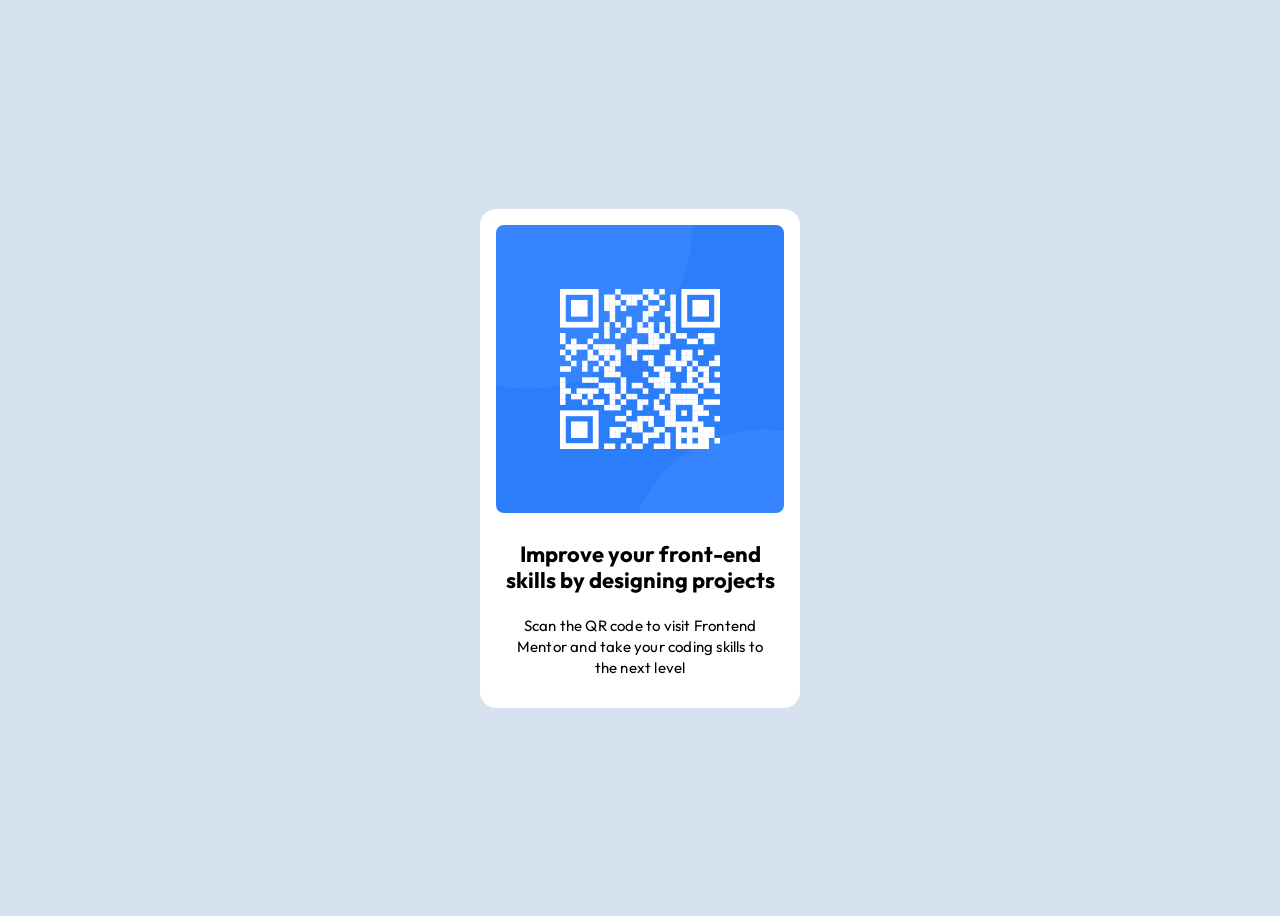
<file: index.html>
<!DOCTYPE html>
<html lang="en">

<head>
  <meta charset="UTF-8">
  <meta name="viewport" content="width=device-width, initial-scale=1.0">
  <title>Document</title>
  <link rel="stylesheet" href="styles.css">
  <link rel="preconnect" href="https://fonts.googleapis.com">
  <link rel="preconnect" href="https://fonts.gstatic.com" crossorigin>
  <link href="https://fonts.googleapis.com/css2?family=Outfit:wght@100..900&display=swap" rel="stylesheet">
</head>

<body>
  <div class="frame">
    <img class="qrcode" src="./image-qr-code.png" alt="A QR code to Frontend Mentor." />
    <p class="title">
      Improve your front-end skills by designing projects
    </p>
    <p class="description">
      Scan the QR code to visit Frontend Mentor and take your coding skills to the next level
    </p>
  </div>
</body>

</html>
</file>
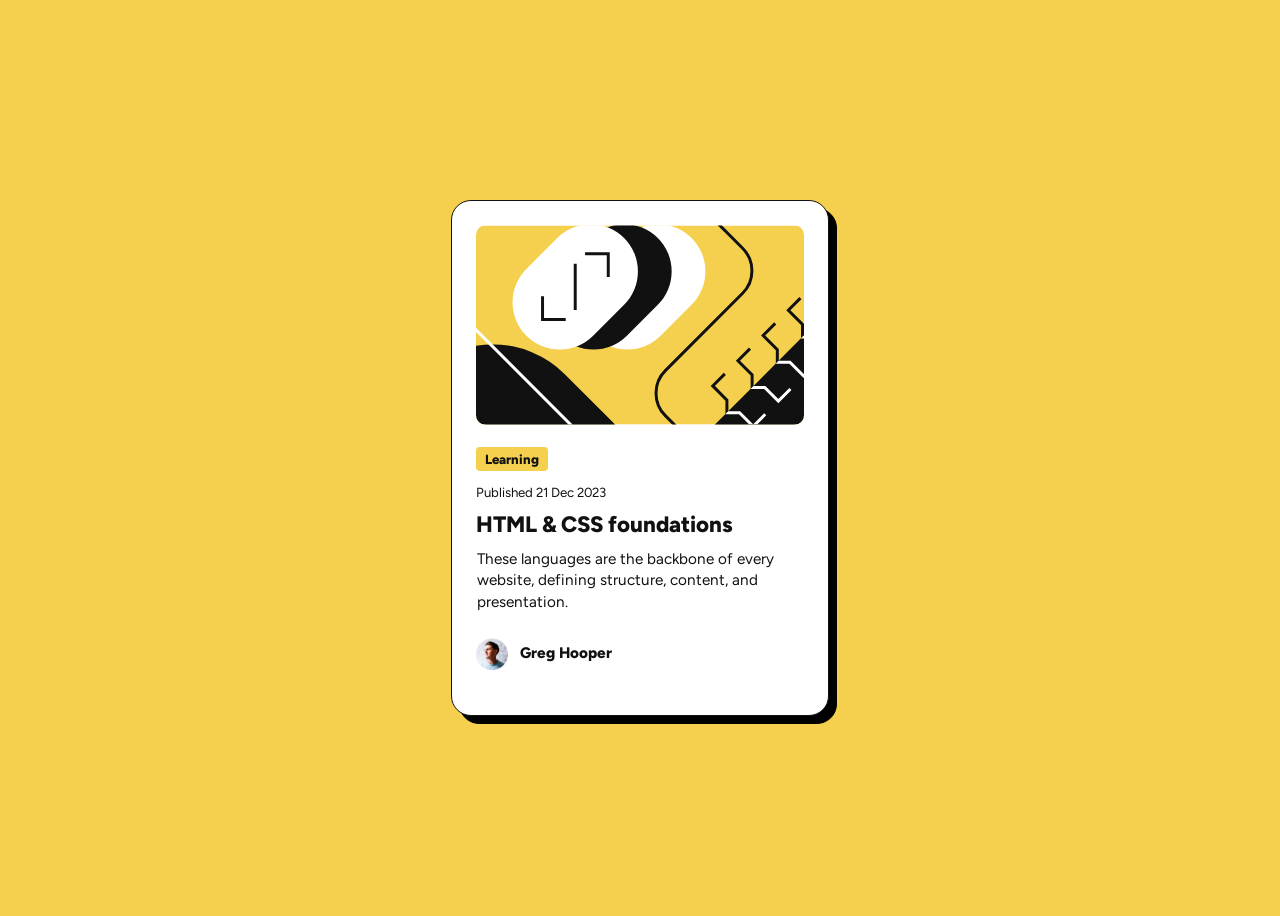
<file: SecondChallenge/index.html>
<!DOCTYPE html>
<html lang="en">

<head>
  <meta charset="UTF-8">
  <meta name="viewport" content="width=device-width, initial-scale=1.0">
  <title>Lab 3.2</title>
  <link rel="stylesheet" href="styles.css">
  <link rel="preconnect" href="https://fonts.googleapis.com">
  <link rel="preconnect" href="https://fonts.gstatic.com" crossorigin>
  <link href="https://fonts.googleapis.com/css2?family=Figtree:ital,wght@0,300..900;1,300..900&display=swap"
    rel="stylesheet">
</head>

<body>
  <div class="frame">
    <div class="imagecontainer">
      <img src="./illustration-article.svg" alt="Abstract art.">
    </div>
    <div class="textcontainer">
      <div class="tccategory">
        <span>
          Learning
        </span>
      </div>
      <div class="tcpublishdate">
        Published 21 Dec 2023
      </div>
      <div class="tctitle">
        HTML & CSS foundations
      </div>
      <div class="tcbody">
        <p>
          These languages are the backbone of every
        </p>
        <p>
          website, defining structure, content, and
        </p>
        <p>
          presentation.
        </p>
      </div>
    </div>
    <div class="profilecontainer">
      <img src="image-avatar.webp" alt="Greg Hooper.">
      <span>Greg Hooper</span>
    </div>
  </div>
</body>

</html>

<!-- 
336 194 textbox
learning
text preset 3 bold; figtree extra bold 14px, 150% line height, 0px letter spacing
published
text preset 3;figtree medium 14px, 150% line height, 0px letter spacing
html&css
text preset 1; figtree extra bold 24px, 150% line height, 0px letter spacing
these
text preset 2; figtree medium 16px, 150% line height, 0px letter spacing

279 193 textbox
learning
Figtree extra bold 12px line height 150% letter spacing 0%
published
figtree medium 12px line height 150% letter spacing 0%
html&css
figtree extra bold 20px 150% line height letter spacing 0%
these
figtree medium 14px 150% line height letter spacing 0%
    </div> -->
</file>
<file: styles.css>
body {
  display: flex;
  justify-content: center;
  align-items: center;
  background-color: #D5E1EF;
  height: 100vh;
}

.frame {
  width: 320px;
  height: 499px;
  background-color: white;
  border-radius: 1rem;
  text-align: center;
}

.qrcode {
  margin-top: 16px;
  width: 288px;
  height: 288px;
  border-radius: 8px;
}

.title {
  margin-top: 24px;
  margin-left: 20px;
  font-family:'Outfit', sans-serif;
  font-size: 22px;
  font-weight: 700;
  width: 280px;
  height: 52px;
  line-height: 120%;
  letter-spacing: 0px;
}

.description {
  margin-top: 16px;
  margin-left: 32px;
  font-family:'Outfit', sans-serif;
  font-size: 15px;
  font-weight: 400;
  width: 256px;
  height: 63px;
  line-height: 140%;
  letter-spacing: 0.2px;
}
</file>
<file: SecondChallenge/styles.css>
body {
  display: flex;
  justify-content: center;
  align-items: center;
  height: 100vh;
  background-color: hsla(47, 88%, 63%, 1)
}

img {
  border-radius: 10px;
}

.frame {
  background-color: white;
  width: calc(5.35211268vw + 306.9295774px);
  height: calc(14.189189191vh + 385.78378378px);
  filter: drop-shadow(8px 8px black);
  border-radius: 20px;
  border: 1px solid #111111;
}

.frame:hover {
  filter: drop-shadow(16px 16px black);
}

.imagecontainer {
  margin: 24px;
  height: 200px;
  width: auto;
  background-color: white;
  border-radius: 10px;
  display: flex;
  justify-content: center;
  overflow: hidden;
}

.textcontainer {
  margin-left: 24px;
  margin-right: 24px;
  margin-bottom: 24px;
  background-color: white;
  display: flex;
  flex-direction: column;
  gap: 12px;
  font-family: 'Figtree', Courier, monospace;
  color: #111111;
  line-height: 130%;
}

.tccategory {
  font-weight: 800;
  font-size: 1.46808292vh;
}

.tccategory span {
  background-color: #F4D04E;
  padding: 4px 9px 4px 9px;
  border-radius: 4px;
}

.tcpublishdate {
  font-size: 1.46808292vh;
}

.tctitle {
  font-weight: 800;
  font-size: 2.481527095vh;
}

.tcbody {
  font-size: 1.695402vh;
}

.tcbody p {
  margin: 1px;
}

.profilecontainer {
  background-color: white;
  margin-left: 24px;
  margin-right: 24px;
  font-weight: 800;
  font-family: 'Figtree', Courier, monospace;
  color: #111111;
  line-height: 130%;
  font-size: 1.695402vh;
  display: flex;
  align-items: center;
  height: 32px;
}

.profilecontainer img {
  height: 32px;
  width: auto;
}

.profilecontainer span {
  padding-left: 12px;
}
</file>
